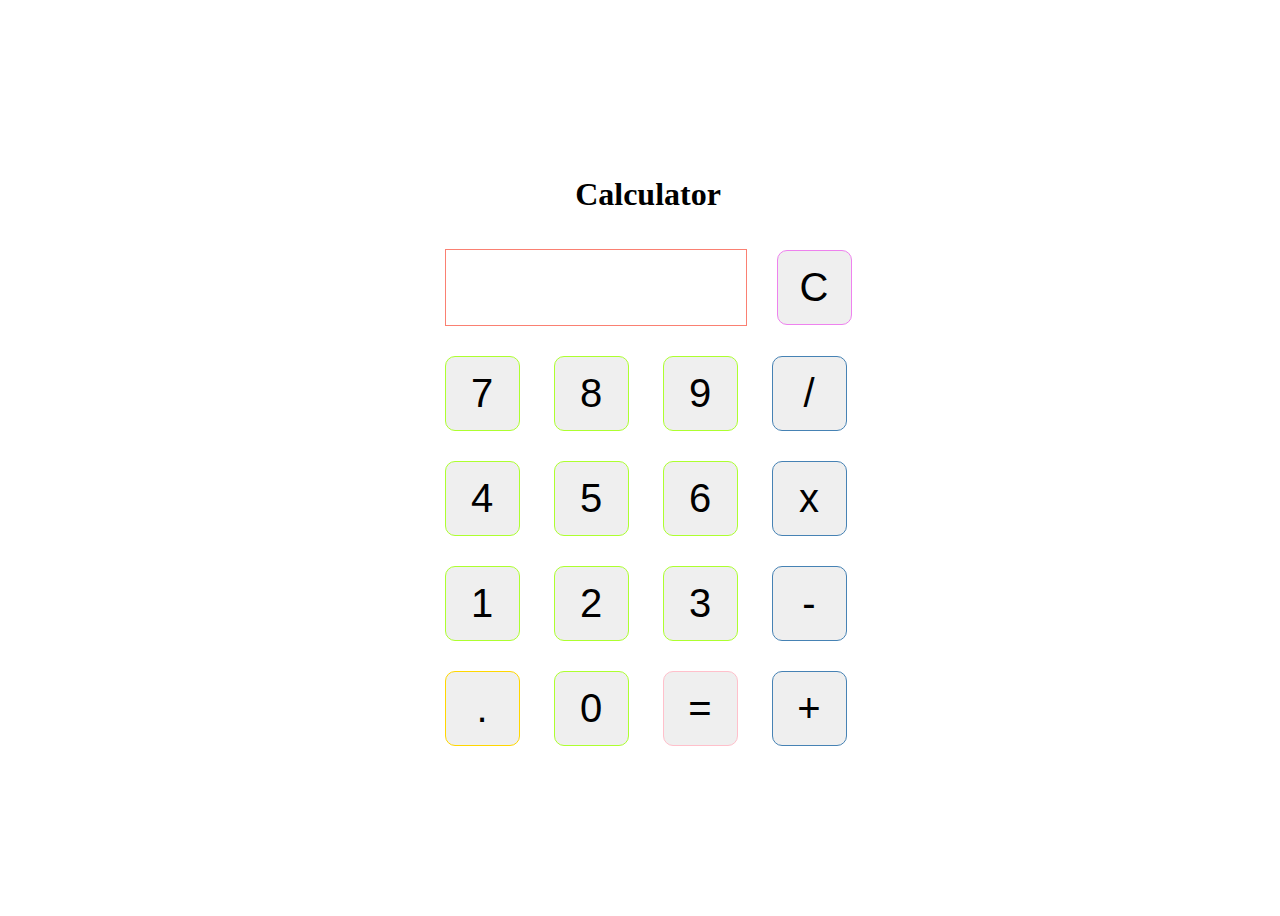
<file: task_list1/calculator/index.html>
<!DOCTYPE html>
<html lang="en">
<head>
    <meta charset="UTF-8">
    <meta http-equiv="X-UA-Compatible" content="IE=edge">
    <meta name="viewport" content="width=device-width, initial-scale=1.0">
    <title>Basic Calculator</title>
    <link rel="stylesheet" href="./style.css">
</head>
<body>
    <h1>Calculator</h1>


        <div class="calculator">



            <div class="first-row">
                <div id="screen">
                    <div class="previous"></div>
                    <div class="current"></div>
                </div>
                <button id="clear-btn" class="btn">C</button>
            </div>


            <div class="other-rows">
                <button class="btn number">7</button>
                <button class="btn number">8</button>
                <button class="btn number">9</button>
                <button class="btn operator">/</button>
            </div>


            <div class="other-rows">
                <button class="btn number">4</button>
                <button class="btn number">5</button>
                <button class="btn number">6</button>
                <button class="btn operator">x</button>
            </div>


            <div class="other-rows">
                <button class="btn number">1</button>
                <button class="btn number">2</button>
                <button class="btn number">3</button>
                <button class="btn operator">-</button>
            </div>


            <div class="other-rows">
                <button class="btn decimal">.</button>
                <button class="btn number">0</button>
                <button class="btn equal">=</button>
                <button class="btn operator">+</button>
            </div>

        </div>

        <script>
            let operator = '';
let previousValue = '';
let currentValue = '';

document.addEventListener("DOMContentLoaded", function(){
    
    let clear = document.querySelector("#clear-btn");
    let equal = document.querySelector(".equal");
    let decimal = document.querySelector(".decimal");
    
    let numbers = document.querySelectorAll(".number");
    let operators = document.querySelectorAll(".operator");

    let previousScreen = document.querySelector(".previous");
    let currentScreen = document.querySelector(".current");

    numbers.forEach((number) => number.addEventListener("click", function(e){
        handleNumber(e.target.textContent)
        currentScreen.textContent = currentValue;
    }))

    operators.forEach((op) => op.addEventListener("click", function(e){
        handleOperator(e.target.textContent)
        previousScreen.textContent = previousValue + " " + operator;
        currentScreen.textContent = currentValue;
    }))

    clear.addEventListener("click", function(){
        previousValue = '';
        currentValue = '';
        operator = '';
        previousScreen.textContent = currentValue;
        currentScreen.textContent = currentValue;
    })

    equal.addEventListener("click", function(){
        if(currentValue != '' && previousValue != ''){
            calculate()
            previousScreen.textContent = '';
            if(previousValue.length <= 5){
                currentScreen.textContent = previousValue;
            } 
            else{
                currentScreen.textContent = previousValue.slice(0,5) + "...";
            }
        }
    })

    decimal.addEventListener("click", function(){
        addDecimal();
    })
})




function handleNumber(num){
    if(currentValue.length <= 5){
        currentValue += num; 
    }
}



function handleOperator(op){
    operator = op;
    previousValue = currentValue;
    currentValue = '';
}



function calculate(){
    previousValue = Number(previousValue);
    currentValue = Number(currentValue);

    if(operator === "+"){
        previousValue += currentValue;
    } else if(operator === "-"){
        previousValue -= currentValue;
    } else if(operator === "x"){
        previousValue *= currentValue;
    } else{
        previousValue /= currentValue;
    }

    previousValue = roundNumber(previousValue);
    previousValue = previousValue.toString();
    currentValue = previousValue.toString();
}



function roundNumber(num){
    return Math.round(num * 1000) / 1000;
}



function addDecimal(){
    if(!currentValue.includes(".")){
        currentValue += '.';
    }
}
        </script>
</body>
</html>
</file>
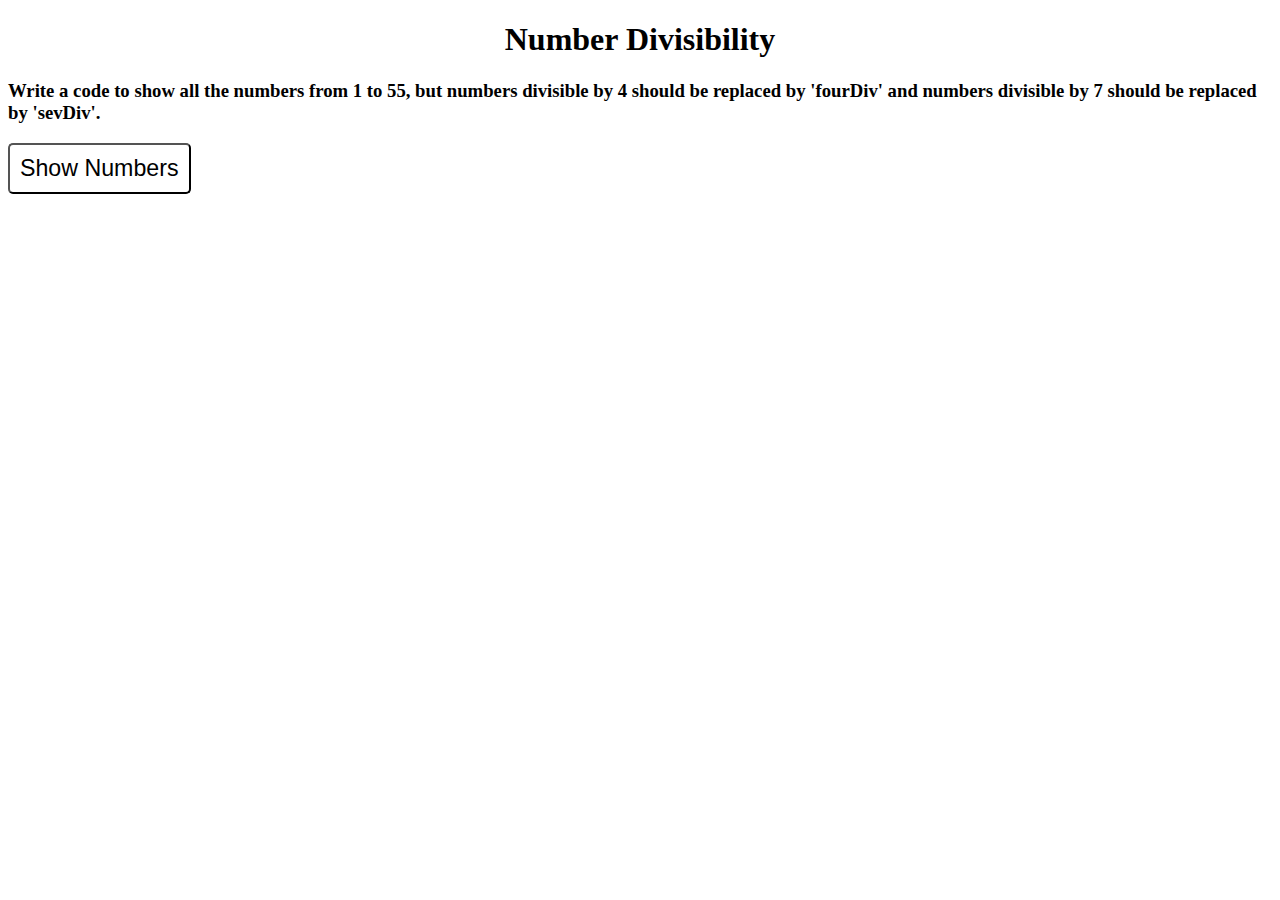
<file: task_list1/Number Divisibility/index.html>
<!DOCTYPE html>
<html lang="en">

<head>
    <meta charset="UTF-8">
    <meta http-equiv="X-UA-Compatible" content="IE=edge">
    <meta name="viewport" content="width=device-width, initial-scale=1.0">
    <title>Find</title>
    <style>
p{
    font-size: 500;
    font-family: Arial, Helvetica, sans-serif;
    font-style: italic;
    font-weight: bold;
}

button{
    font-size: 1.45rem;
    background-color: white;
    color: black;
    /* border: 2px solid green; */
    border-radius: 5px;
    padding: 10px;
}
button:hover{
    background-color: black;
    color: white;
    /* border: 2px solid red; */
    border-radius: 5px;
}
    </style>
</head>

<body>
    <center> <h1>Number Divisibility</h1> </center>
   
    <h3>Write a code to show all the numbers from 1 to 55, but numbers divisible by 4 should be replaced by 'fourDiv'
        and numbers divisible by 7 should be replaced by 'sevDiv'.</h3>
    <button onclick="showNum()">Show Numbers</button>
    <p id="output"></p>
    <script>
        function showNum() {
            for (let i = 1; i <= 55; i++) {
                if (i % 4 == 0) {
                    document.write("FourDiv <br>");
                }
                else if (i % 7 == 0) {
                    document.write("SevDiv <br>");
                }
                else {
                    document.write(i + "<br>");
                }
            }
        }
    </script>
</body>

</html>

</html>
</file>
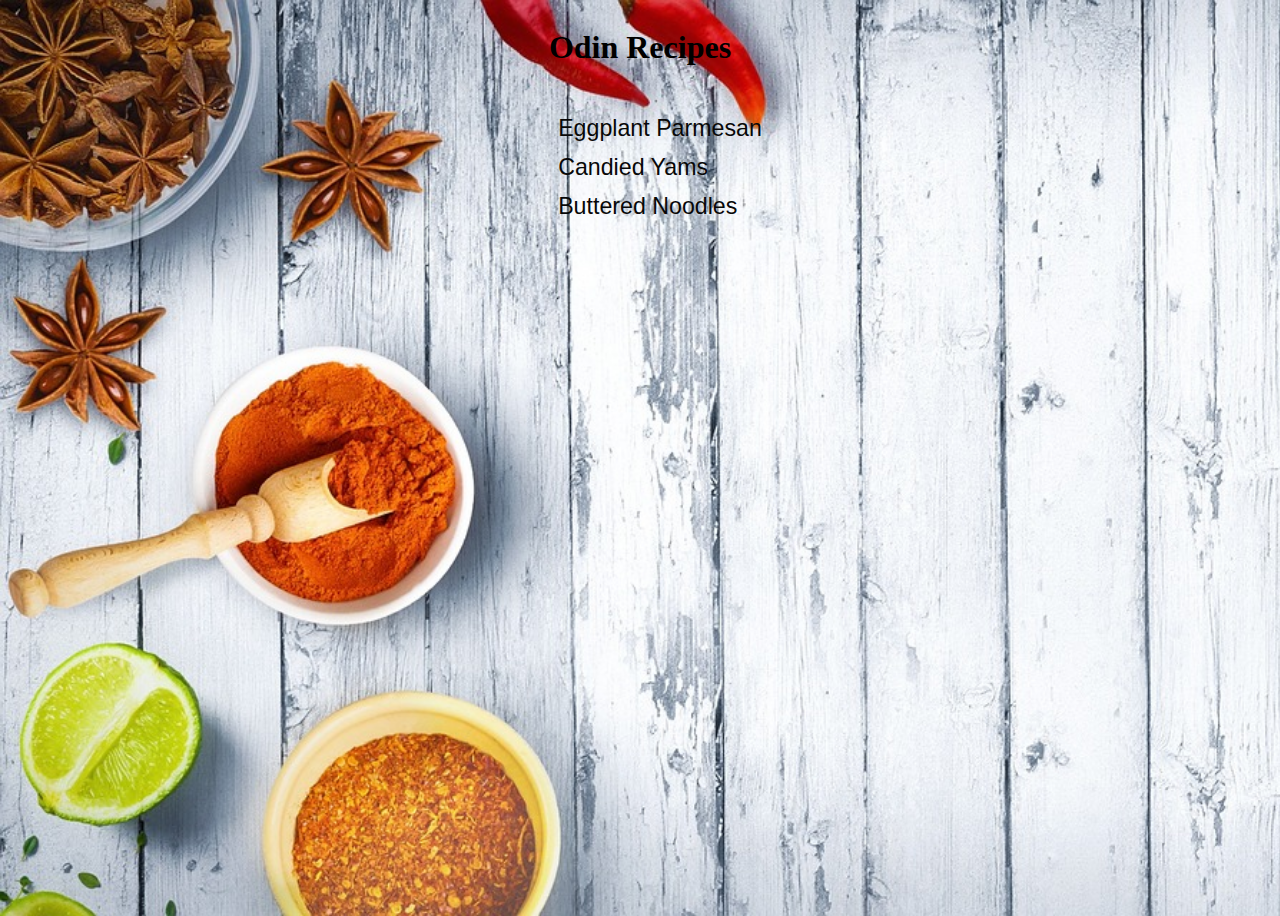
<file: task_list1/Recipes/index.html>
<!DOCTYPE html>
<html lang="en">

<head>
    <meta charset="UTF-8">
    <meta http-equiv="X-UA-Compatible" content="IE=edge">
    <meta name="viewport" content="width=device-width, initial-scale=1.0">
    <title>Odin Recipes Homepage</title>
    <style>
        .container{
            display: flex;
            justify-content: center;
            align-items: center;
            flex-direction: column;
        }
        li{
            list-style-type: none;
            margin: 10px;
            font-size: 1.25rem;
        }
        a{
            text-decoration: none;
            color:rgb(8, 8, 8);
        }
        body{
            background-image: url('./images/cooking.jpg');
            background-repeat: no-repeat;
            background-size: cover;
            height: 100vh;
        }
        button{
            background-color: transparent;
            font-size: 1.45rem;
           border: none;
        }
    </style>
</head>

<body>
    <div class="container">
    <h1>Odin Recipes</h1>
    <ul>
        <li><button><a href="./recipes/Eggplant_Parmesan.html">Eggplant Parmesan</a></button></li>
        <li><button><a href="./recipes/Candied_Yams.html">Candied Yams</a></button></li>
        <li><button><a href="./recipes/Buttered_Noodles.html">Buttered Noodles</a></button></li>
    </ul>
</div>

</body>

</html>
</file>
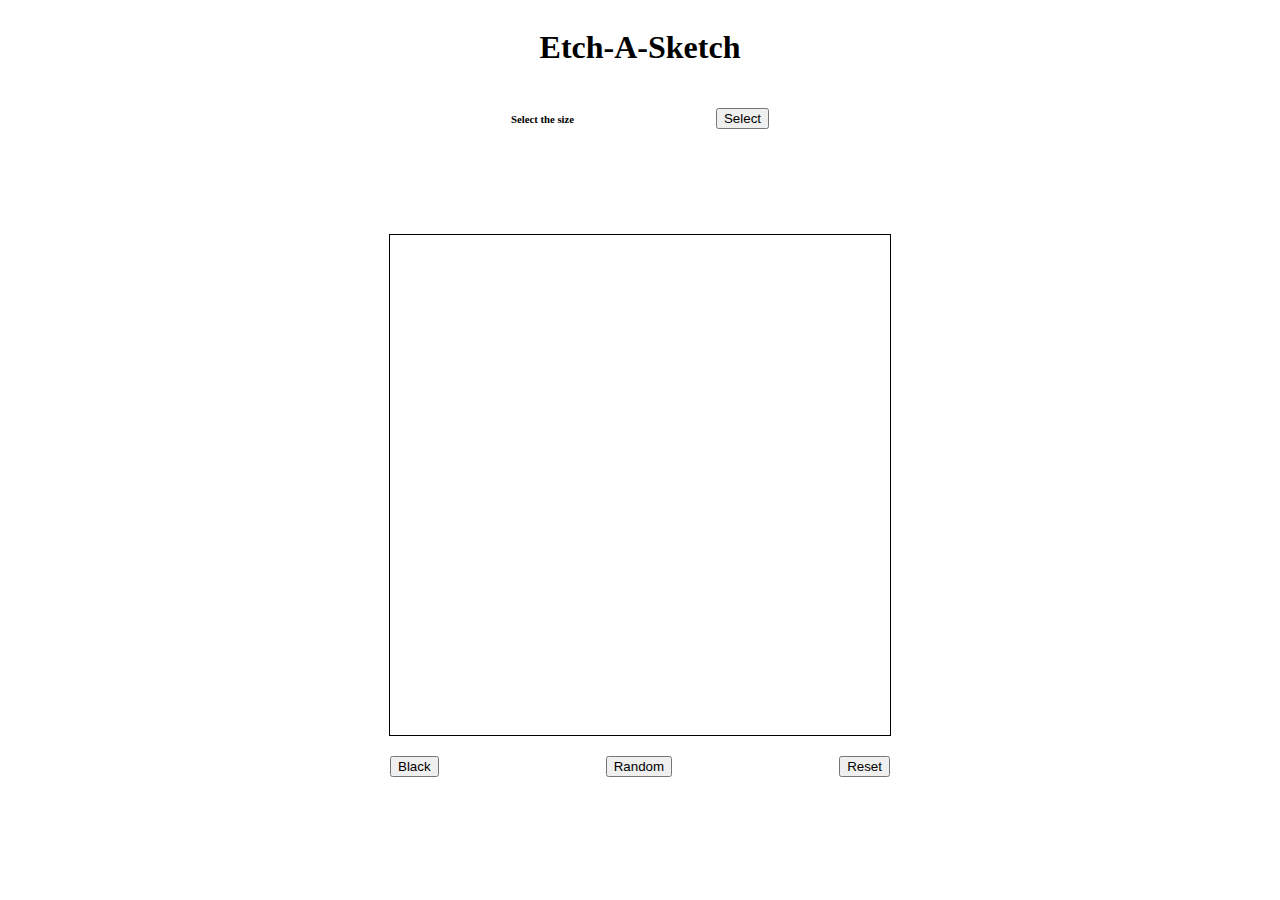
<file: task_list1/sketch/index.html>
<!DOCTYPE html>
<html lang="en">
<head>
    <meta charset="UTF-8">
    <meta http-equiv="X-UA-Compatible" content="IE=edge">
    <meta name="viewport" content="width=device-width, initial-scale=1.0">
    <title>Sketch</title>
    <link rel="stylesheet" href="./style.css">
</head>
<body>
    <h1>Etch-A-Sketch</h1>
    <div class="header">
        <h6>Select the size</h6>
        <button id="popup" class="btn btn-danger">Select</button>
    </div>
    <p id="message"></p>
    <p id="draw"></p>
    <div class="board"></div>
    <div class="footer">
        <button class="btn btn-dark" onclick="setColor('black')">Black</button>
        <button class="btn btn-warning" onclick="setColor('random')">Random</button>
        <button class="btn btn-primary" onclick="resetBoard()">Reset</button>
    </div>

    <script>
        let color = "black";
let click = false;

document.addEventListener("DOMContentLoaded", function(){
    createBoard(16);

    document.querySelector("body").addEventListener("click", function(e){
        if(e.target.tagName != "BUTTON"){
            click = !click;
            let draw = document.querySelector("#draw");
            if(click){
                draw.innerHTML = "Now You Can Draw";
            }
            else{
                draw.innerHTML = "You're Now Allowed To Draw"
            }
        }
    })

    let btn_popup = document.querySelector("#popup");
    btn_popup.addEventListener("click", function(){
        let size = getSize();
        createBoard(size);
    })
})

function createBoard(size){
    let board = document.querySelector(".board");

    board.style.gridTemplateColumns = `repeat(${size}, 1fr)`;
    board.style.gridTemplateRows = `repeat(${size}, 1fr)`; 

    let numDivs = size * size;

    for(let i = 0; i < numDivs; i++){
        let div = document.createElement("div");
        div.addEventListener("mouseover", colorDiv)
        board.insertAdjacentElement("beforeend", div);
    }

}

function getSize(){
    let input = prompt("What will be the size of the board?");
    let message = document.querySelector("#message");
    if(input == ""){
        message.innerHTML = "Please provide a number";
    }
    else if(input < 0 || input > 100){
        message.innerHTML = "Provide a number between 1 and 100"
    }
    else{
        message.innerHTML = "Now you play!"
        return input;
    }
}

function colorDiv(){
    if(click){
        if(color == "random"){
            this.style.backgroundColor = `hsl(${Math.random() * 360}, 100%, 50%)`
        }
        else{
            this.style.backgroundColor = 'black'
        }
    }
}

function setColor(colorChoice){
    color = colorChoice;
}

function resetBoard(){
    let divs = document.querySelectorAll("div")
    divs.forEach((div) => div.style.backgroundColor = "white")
}
    </script>
</body>
</html>
</file>
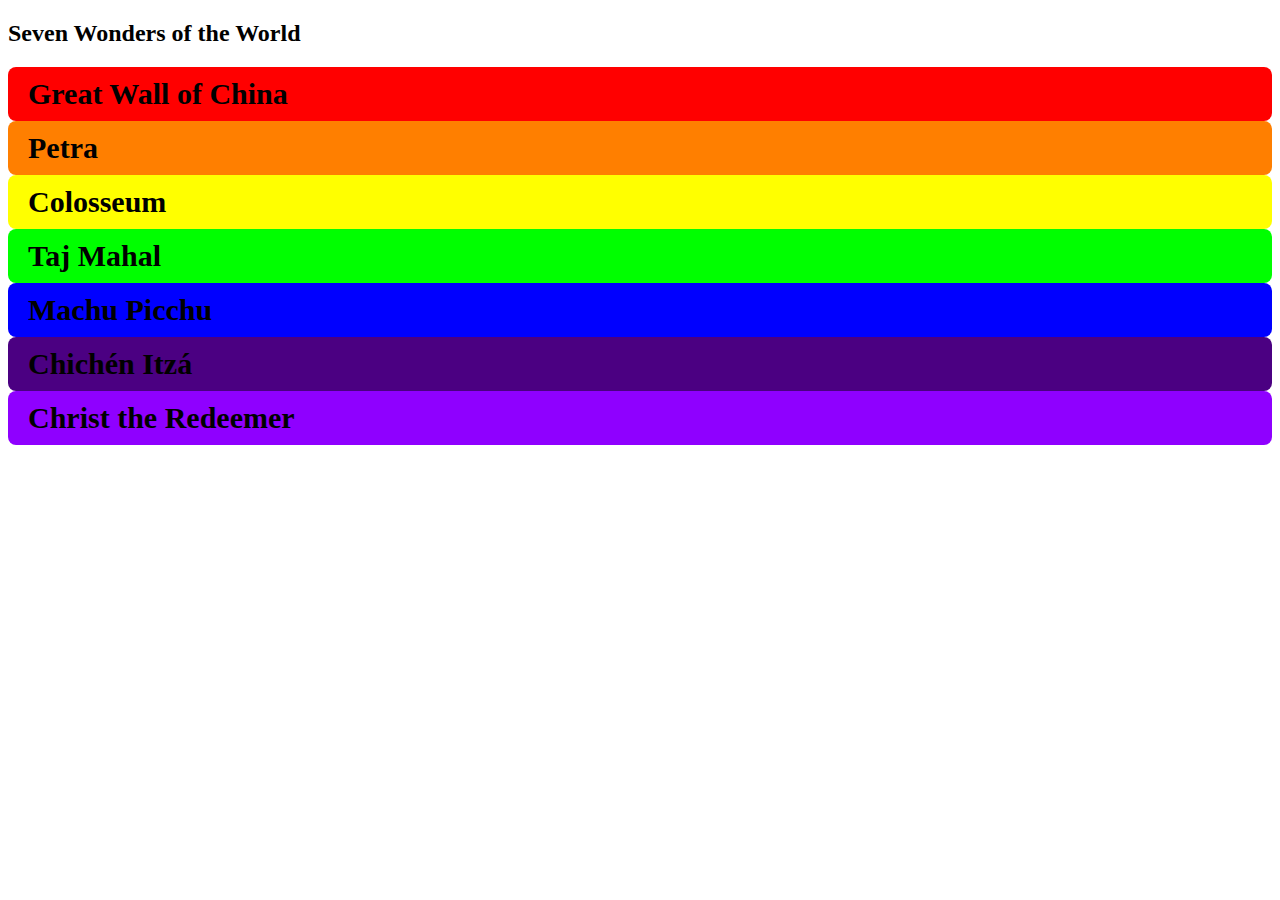
<file: task_list1/VIBGYOR/index.html>
<!DOCTYPE html>
<html lang="en">
<head>
    <meta charset="UTF-8">
    <meta http-equiv="X-UA-Compatible" content="IE=edge">
    <meta name="viewport" content="width=device-width, initial-scale=1.0">
    <title>History</title>
    <style>
        ol {
          list-style-type: none;
          padding: 0;
          margin: 0;
        }
  
        li {
          font-size: 30px;
          font-weight: bold;
          padding: 10px 20px;
          border-radius: 8px;
          color: black;
        }
  
        li:nth-child(1) {
          background-color: #FF0000;
        }
  
        li:nth-child(2) {
          background-color: #FF7F00;
        }
  
        li:nth-child(3) {
          background-color: #FFFF00;
        }
  
        li:nth-child(4) {
          background-color: #00FF00;
        }
  
        li:nth-child(5) {
          background-color: #0000FF;
        }
  
        li:nth-child(6) {
          background-color: #4B0082;
        }

        li:nth-child(7) {
          background-color: #8F00FF;
        }

          </style>
</head>
<body>
    <h2> Seven Wonders of the World</h2>
    <ol>
        <li>Great Wall of China</li>
        <li>Petra</li>
        <li>Colosseum</li>
        <li>Taj Mahal</li>
        <li>Machu Picchu</li>
        <li>Chichén Itzá</li>
        <li>Christ the Redeemer</li>
    </ol>
</body>
</html>
</file>
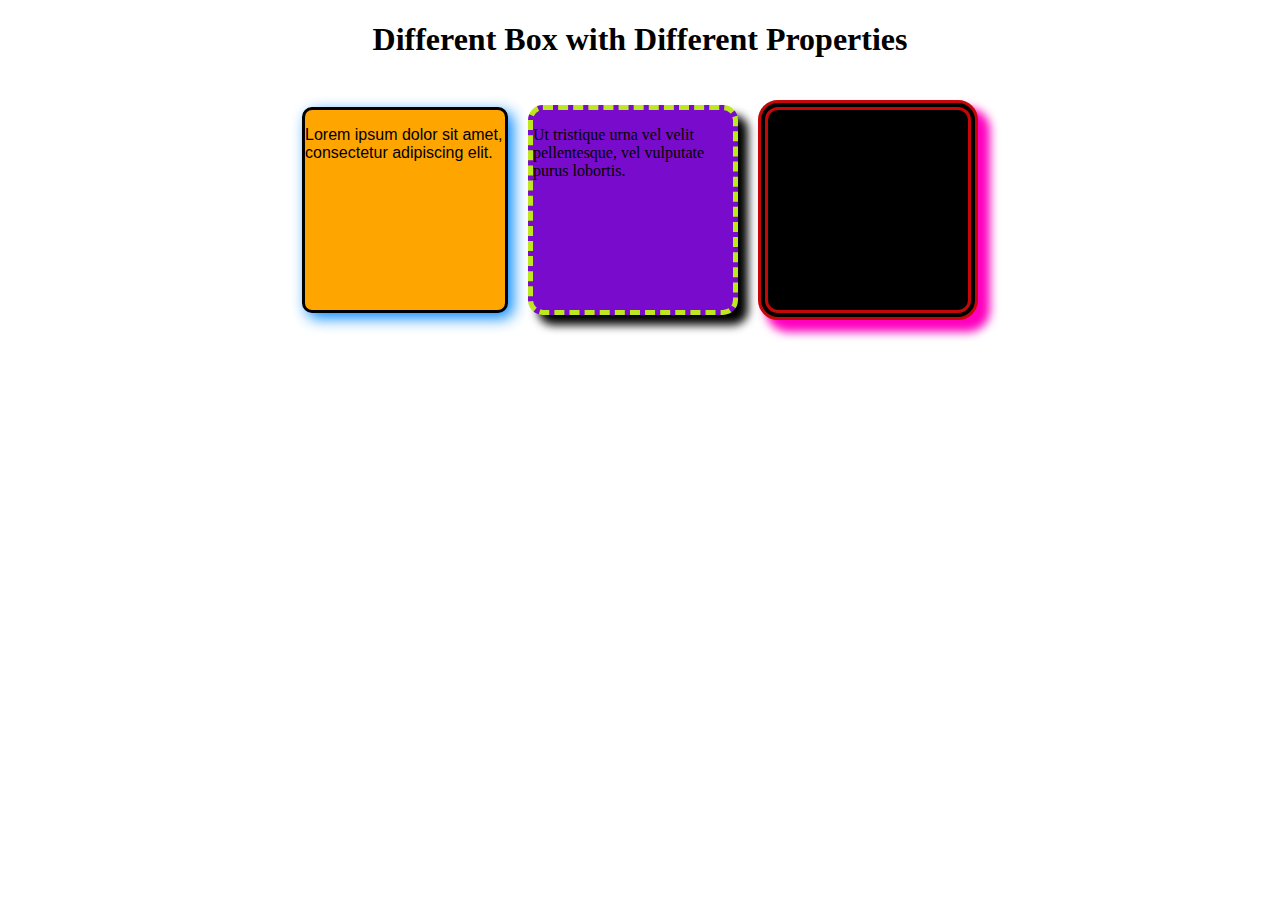
<file: task_list2/Multiple-Boxes/index.html>
<!-- //firstly we created a parent div 
//inside parent div we create 3 child div with different ID's
//after that we target the different div by its ID's inside style element 
//then according to questions we make the every div with different border,background,border-radius,box shadows,text and hovering.  -->




<!DOCTYPE html>
<html lang="en">

<head>
    <meta charset="UTF-8">
    <meta http-equiv="X-UA-Compatible" content="IE=edge">
    <meta name="viewport" content="width=device-width, initial-scale=1.0">
    <title>Document</title>
    <style>
        .container{
            display: flex;
            flex-direction: row;
            justify-content: center;
            align-items: center;
            padding: 20px;
            
        }
        #box1 {
            width: 200px;
            height: 200px;
            background-color: orange;
            border: 3px solid #000000;
            border-radius: 10px;
            box-shadow: 5px 5px 15px  #0088FF;
            font-family: sans-serif;
            margin-right: 20px;
           
        }

        #box1:hover {
            background-color: #26de95;
            font-size: 20px;
        }

        #box2 {
            width: 200px;
            height: 200px;
            background-color: #790ccc;
            border: 5px dashed #bfe71f;
            border-radius: 15px;
            box-shadow: 10px 10px 10px #000000;
            font-family: serif;
            margin-right: 20px;
        }

        #box2:hover {
            background-color: #15bfe9;
            font-size: 20px;
        }

        #box3 {
            width: 200px;
            height: 200px;
            background-color: #000000;
            border: 10px double #c40808;
            border-radius: 20px;
            box-shadow: 10px 10px 10px 2px #FF00BF;
            font-family: cursive;
        }

        #box3:hover {
            background-color: #efe0eb;
            font-size: 20px;
        }
    </style>
</head>

<body>
    <center><h1>Different Box with Different  Properties</h1></center>
    
    <div class="container">
        <div id="box1">
            <p>Lorem ipsum dolor sit amet, consectetur adipiscing elit.</p>
        </div>
        <div id="box2">
            <p>Ut tristique urna vel velit pellentesque, vel vulputate purus lobortis.</p>
        </div>
        <div id="box3">
            <p>Aenean velit tortor, consectetur sit amet lacus sed, congue aliquet quam.</p>
        </div>
    </div>
</body>

</html>
</file>
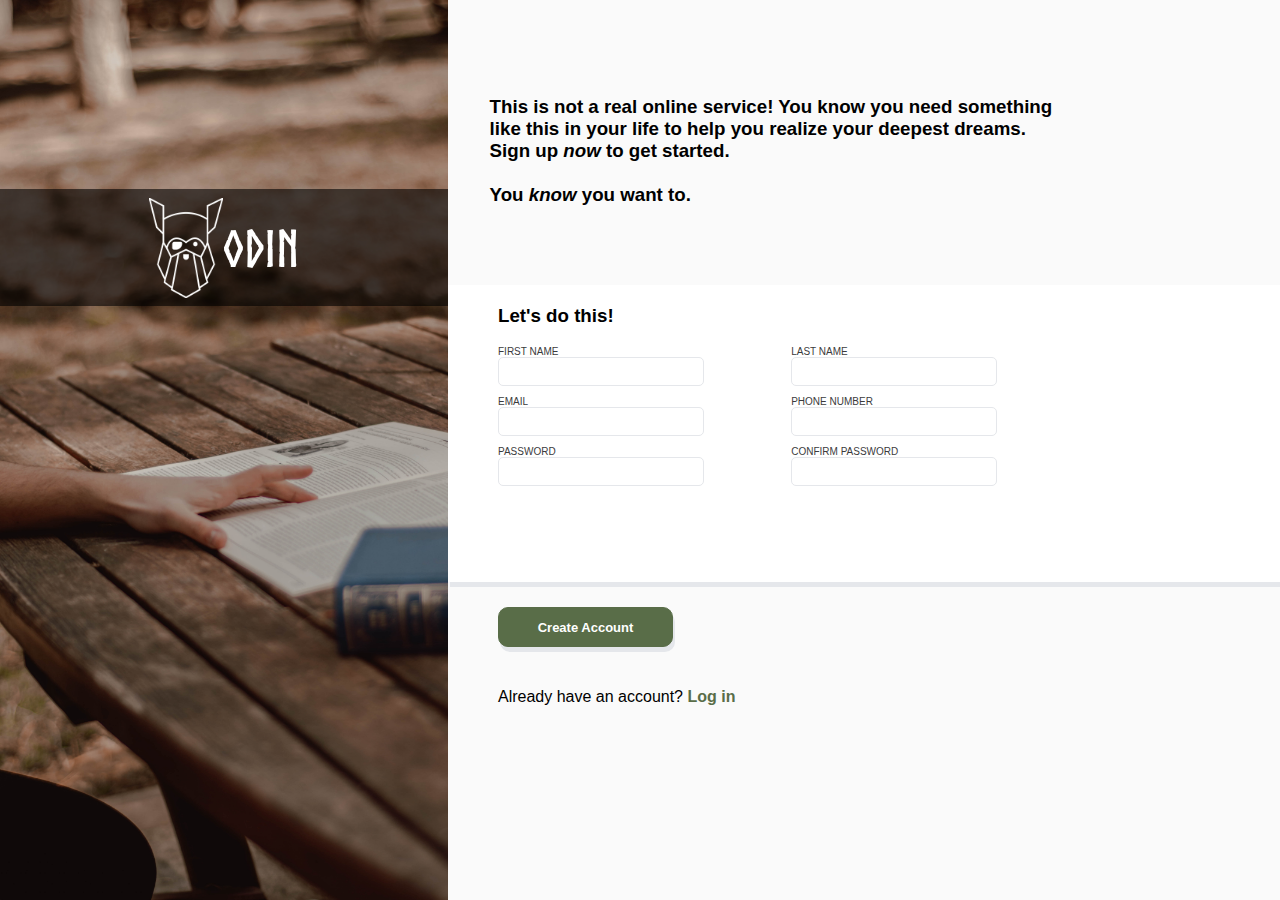
<file: task_list2/SignUp-Form/index.html>
<!DOCTYPE html>
<html>
  <head>
    <title>Sign-Up Form</title>
    <link rel="stylesheet" href="style.css" />
    <script src="main.js"></script>
  </head>
  <body>
    <div class="main">
      <div class="left">


        <div class="forImage">
          <div class="semi-transparent">
            <img src="./image/logo.png" alt="Odin Logo" height="100px" />
            <h1>ODIN</h1>
          </div>
        </div>


        <!-- <div class="forFooter">
          <p class="p-footer">
            
            <a class="a-footer" href="https://unsplash.com/photos/25xggax4bSA"
              >Halie West</a
            >
            on <a class="a-footer" href="unsplash.com">Unsplash</a>
          </p>
        </div> -->

      </div>


      <div class="right">
        <div class="first">
          <h3>
            This is not a real online service! You know you need something
            <br />
            like this in your life to help you realize your deepest dreams.
            <br />
            Sign up <em>now</em> to get started. <br /><br />
            You <em>know</em> you want to.
          </h3>
        </div>



        <form>
          <div class="second">
            <h3 style="margin-left: 50px; padding-top: 20px">Let's do this!</h3>

            <div class="form-main-div">

              <div class="form-divs">

                <div class="form-div">
                  <label for="firstName">FIRST NAME</label>
                  <input type="text" id="firstName" name="first_name" required/>
                </div>

                <div class="form-div">
                  <label for="email">EMAIL</label>
                  <input type="email" id="email" name="email" required/>
                </div>

                <div class="form-div">
                  <label for="password">PASSWORD</label>
                  <input type="password" id="password" name="password" required  />
                </div>

              </div>

              <div class="form-divs">

                <div class="form-div">
                  <label for="lastName">LAST NAME</label>
                  <input type="text" id="lastName" name="last_name" required/>
                </div>

                <div class="form-div">
                  <label for="phoneNumber">PHONE NUMBER</label>
                  <input type="tel" id="phoneNumber" name="phoneNumber" required />
                </div>

                <div class="form-div">
                  <label for="confirmPassword">CONFIRM PASSWORD</label>
                  <input type="password" id="confirmPassword" name="confirmPassword" required />
                </div>

              </div>

            </div>

          </div>

          <div class="third">
            <button type="submit" class="btn-green">Create Account</button>
          </div>

        </form>

        <div class="hyperlink">
          <p>Already have an account? <a class="login" href="">Log in</a></p>
        </div>

      </div>

    </div>

  </body>
</html>
</file>
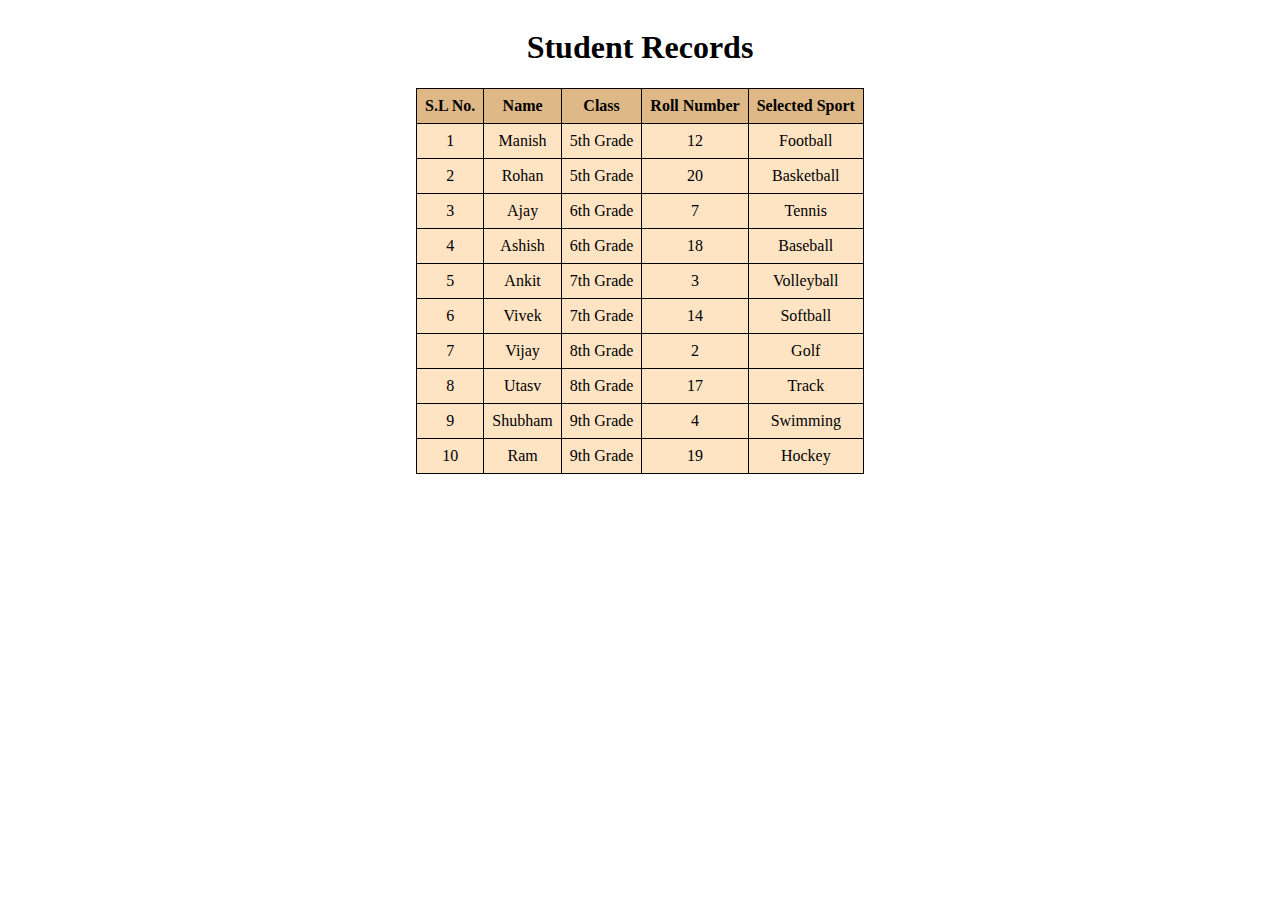
<file: task_list2/Student-Table/index.html>
<!-- //First of all we have to create a table 
//then create headings for the table within the <tr> tag
  //then writting the data in <td> tag which is also in <tr> tag one by one -->




<!DOCTYPE html>
<html lang="en">

<head>
  <meta charset="UTF-8">
  <meta http-equiv="X-UA-Compatible" content="IE=edge">
  <meta name="viewport" content="width=device-width, initial-scale=1.0">
  <title>Document</title>
  <style>
    table,
    th,
    td {
      border: 1px solid black;
      border-collapse: collapse;
      padding: 8px;
      text-align: center;
    }
    .container{
      display: flex;
      flex-direction: column;
      justify-content: center;
      align-items: center;
    }
    th{
      background-color: burlywood;
    }
    table{
      background-color: bisque;
    }
  </style>
</head>

<body>
  <div class="container">
    <h1>Student Records</h1>
    <table>
      <tr>
        <th>S.L No.</th>
        <th>Name</th>
        <th>Class</th>
        <th>Roll Number</th>
        <th>Selected Sport</th>
      </tr>
      <tr>
        <td>1</td>
        <td>Manish</td>
        <td>5th Grade</td>
        <td>12</td>
        <td>Football</td>
      </tr>
      <tr>
        <td>2</td>
        <td>Rohan</td>
        <td>5th Grade</td>
        <td>20</td>
        <td>Basketball</td>
      </tr>
      <tr>
        <td>3</td>
        <td>Ajay</td>
        <td>6th Grade</td>
        <td>7</td>
        <td>Tennis</td>
      </tr>
      <tr>
        <td>4</td>
        <td>Ashish</td>
        <td>6th Grade</td>
        <td>18</td>
        <td>Baseball</td>
      </tr>
      <tr>
        <td>5</td>
        <td>Ankit</td>
        <td>7th Grade</td>
        <td>3</td>
        <td>Volleyball</td>
      </tr>
      <tr>
        <td>6</td>
        <td>Vivek</td>
        <td>7th Grade</td>
        <td>14</td>
        <td>Softball</td>
      </tr>
      <tr>
        <td>7</td>
        <td>Vijay</td>
        <td>8th Grade</td>
        <td>2</td>
        <td>Golf</td>
      </tr>
      <tr>
        <td>8</td>
        <td>Utasv</td>
        <td>8th Grade</td>
        <td>17</td>
        <td>Track</td>
      </tr>
      <tr>
        <td>9</td>
        <td>Shubham</td>
        <td>9th Grade</td>
        <td>4</td>
        <td>Swimming</td>
      </tr>
      <tr>
        <td>10</td>
        <td>Ram</td>
        <td>9th Grade</td>
        <td>19</td>
        <td>Hockey</td>
      </tr>
    </table>
  </div>
</body>

</html>
</file>
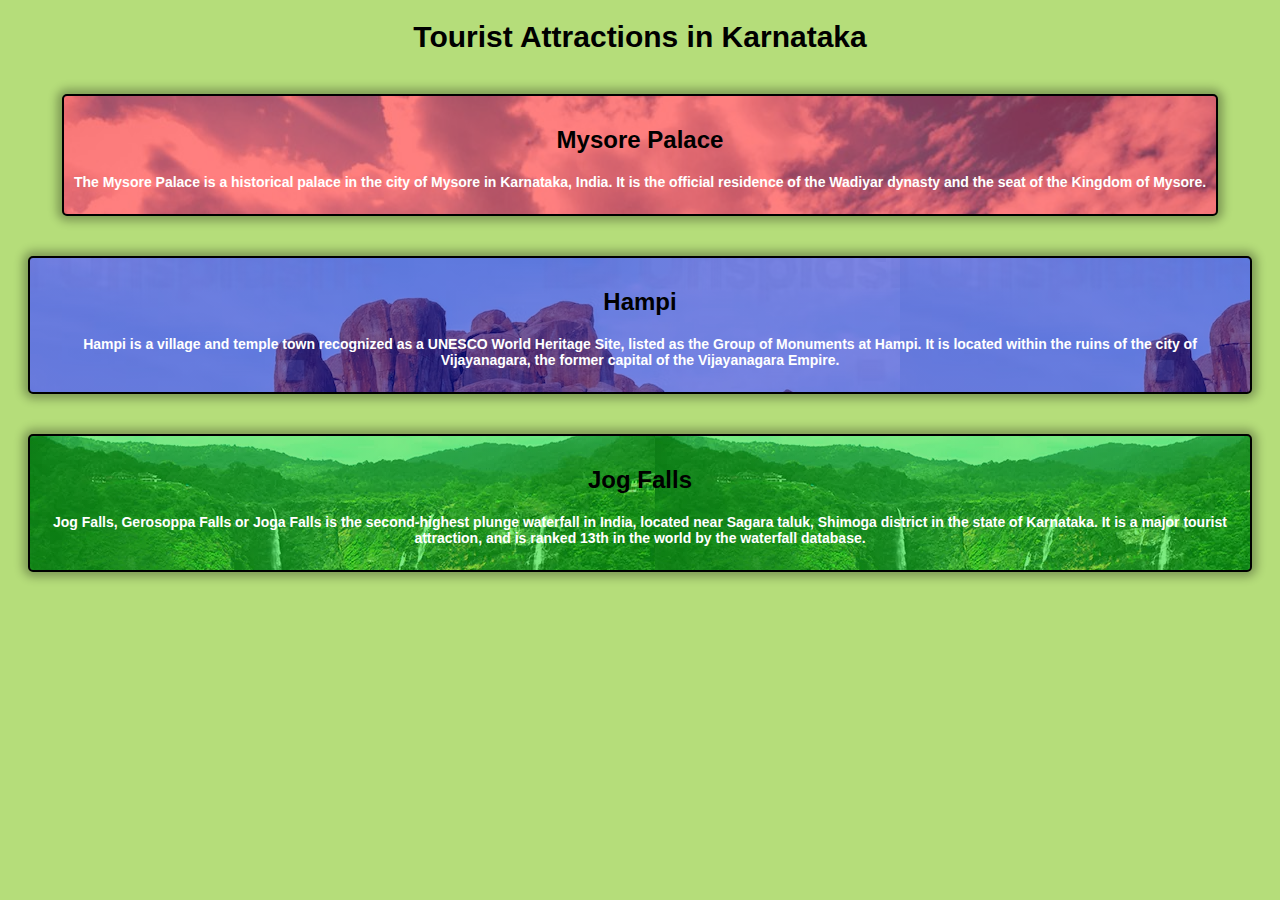
<file: task_list2/Tourist-Attractions/index.html>
<!DOCTYPE html>
<html lang="en">

<head>
  <meta charset="UTF-8">
  <meta http-equiv="X-UA-Compatible" content="IE=edge">
  <meta name="viewport" content="width=device-width, initial-scale=1.0">
  <title>Document</title>
  <style>
    body {
      font-family: sans-serif;
      text-align: center;
      background-color: rgb(181, 221, 122);
    }

    .box {
      display: inline-block;
      padding: 10px;
      border: 2px solid black;
      background-color: #fff;
      border-radius: 5px;
      box-shadow: 0px 0px 10px 5px rgba(0, 0, 0, 0.3);
      margin: 20px;
    }

    .box1 {
      background-image: 
      linear-gradient(
      rgba(255, 0, 0, 0.5),
      rgba(255, 0, 0, 0.5)
    ),url("./img/Mysore\ Palace.jpg")
    }

    .box2 {
      background-image: 
    linear-gradient(
      rgba(0, 15, 200, 0.5),
      rgba(0, 15, 200, 0.5)
    ),
    url("./img/Hampi2.avif")
    }

    .box3 {
      background-image: 
    linear-gradient(
      rgba(0, 215, 15, 0.5),
      rgba(0, 215, 15, 0.5)
    ),
    url("img/Jog-Falls.webp")
    }

    h1 {
      font-size: 30px;
      font-weight: bold;
    }

    p {
      font-size: 14px;
      margin-top: 0px;
      font-weight: 550;
      color: white;
    }
  </style>
</head>

<body>
  <h1>Tourist Attractions in Karnataka</h1>
  <div class="box box1">
    <h2>Mysore Palace</h2>
    <p>The Mysore Palace is a historical palace in the city of Mysore in Karnataka, India. It is the official residence
      of the Wadiyar dynasty and the seat of the Kingdom of Mysore.</p>
  </div>
  <div class="box box2">
    <h2>Hampi</h2>
    <p>Hampi is a village and temple town recognized as a UNESCO World Heritage Site, listed as the Group of Monuments
      at Hampi. It is located within the ruins of the city of Vijayanagara, the former capital of the Vijayanagara
      Empire.</p>
  </div>
  <div class="box box3">
    <h2>Jog Falls</h2>
    <p>Jog Falls, Gerosoppa Falls or Joga Falls is the second-highest plunge waterfall in India, located near Sagara
      taluk, Shimoga district in the state of Karnataka. It is a major tourist attraction, and is ranked 13th in the
      world by the waterfall database.</p>
  </div>
</body>

</html>
</file>
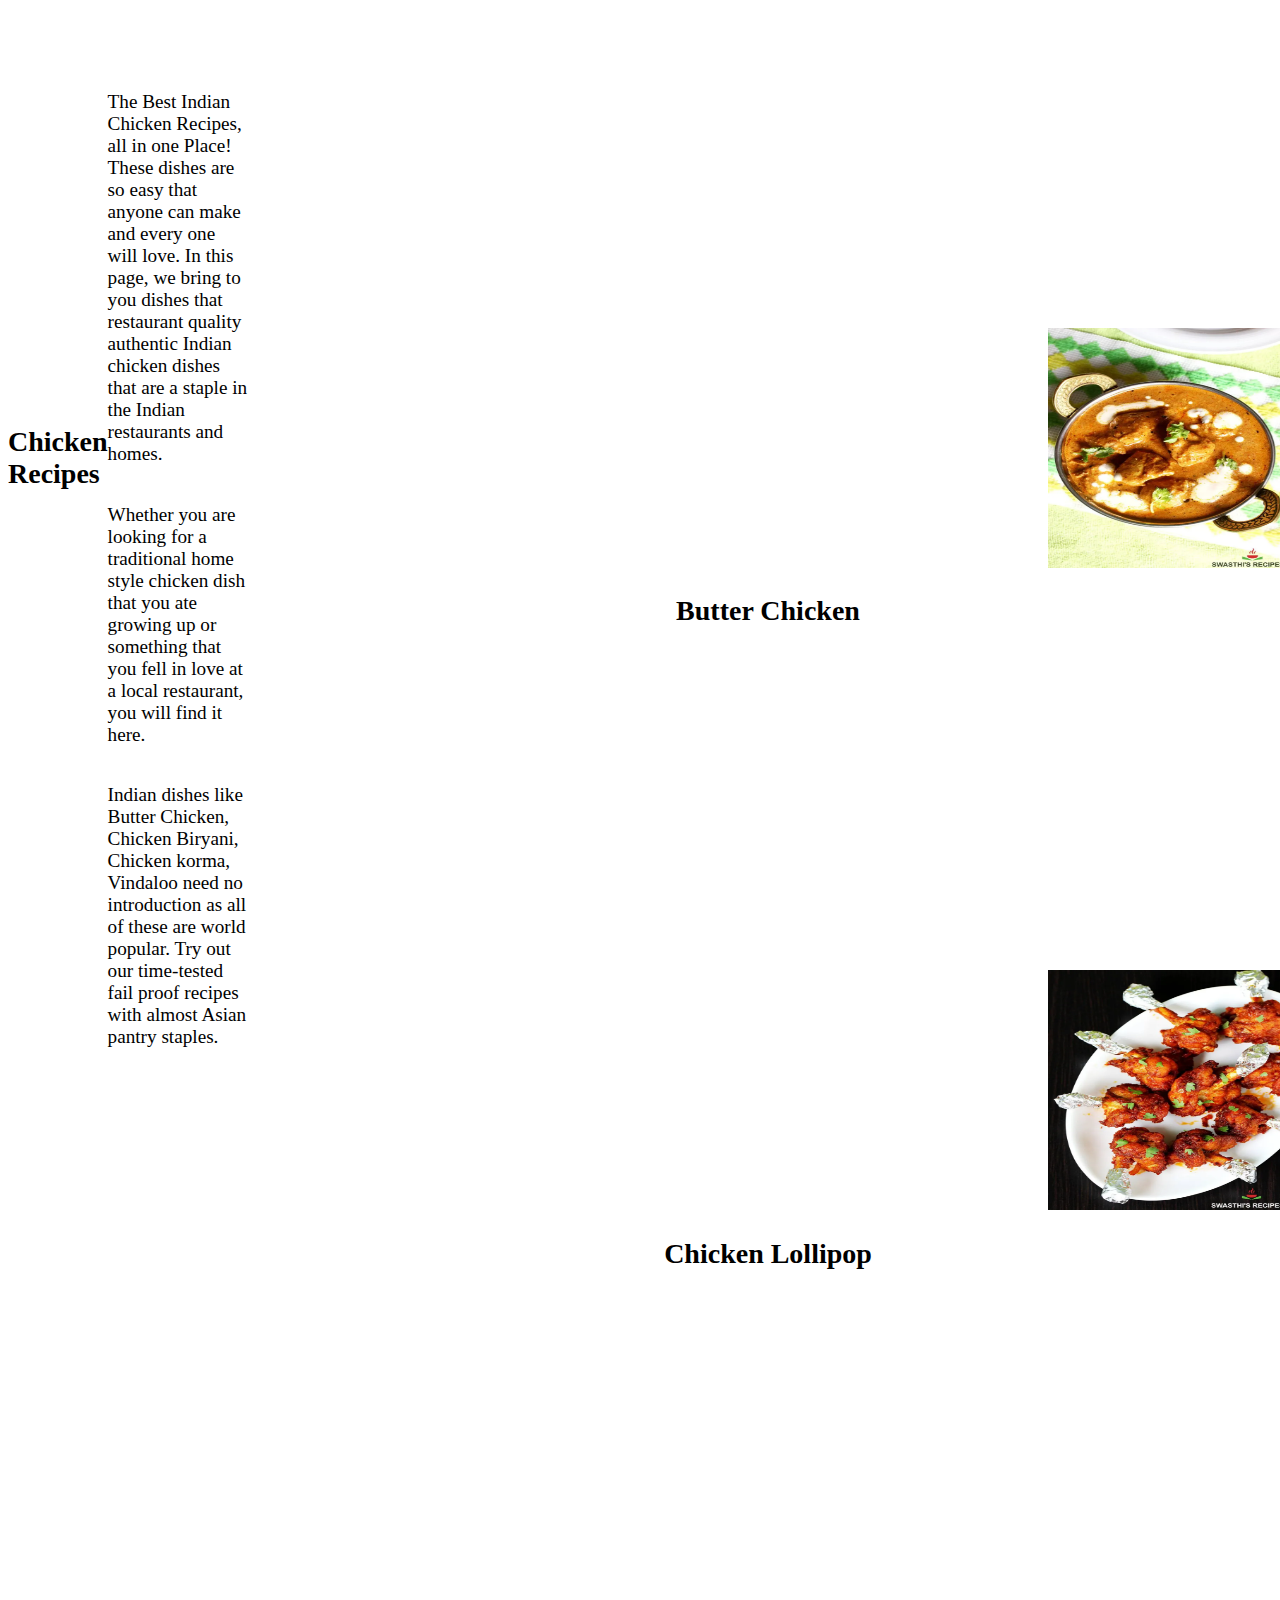
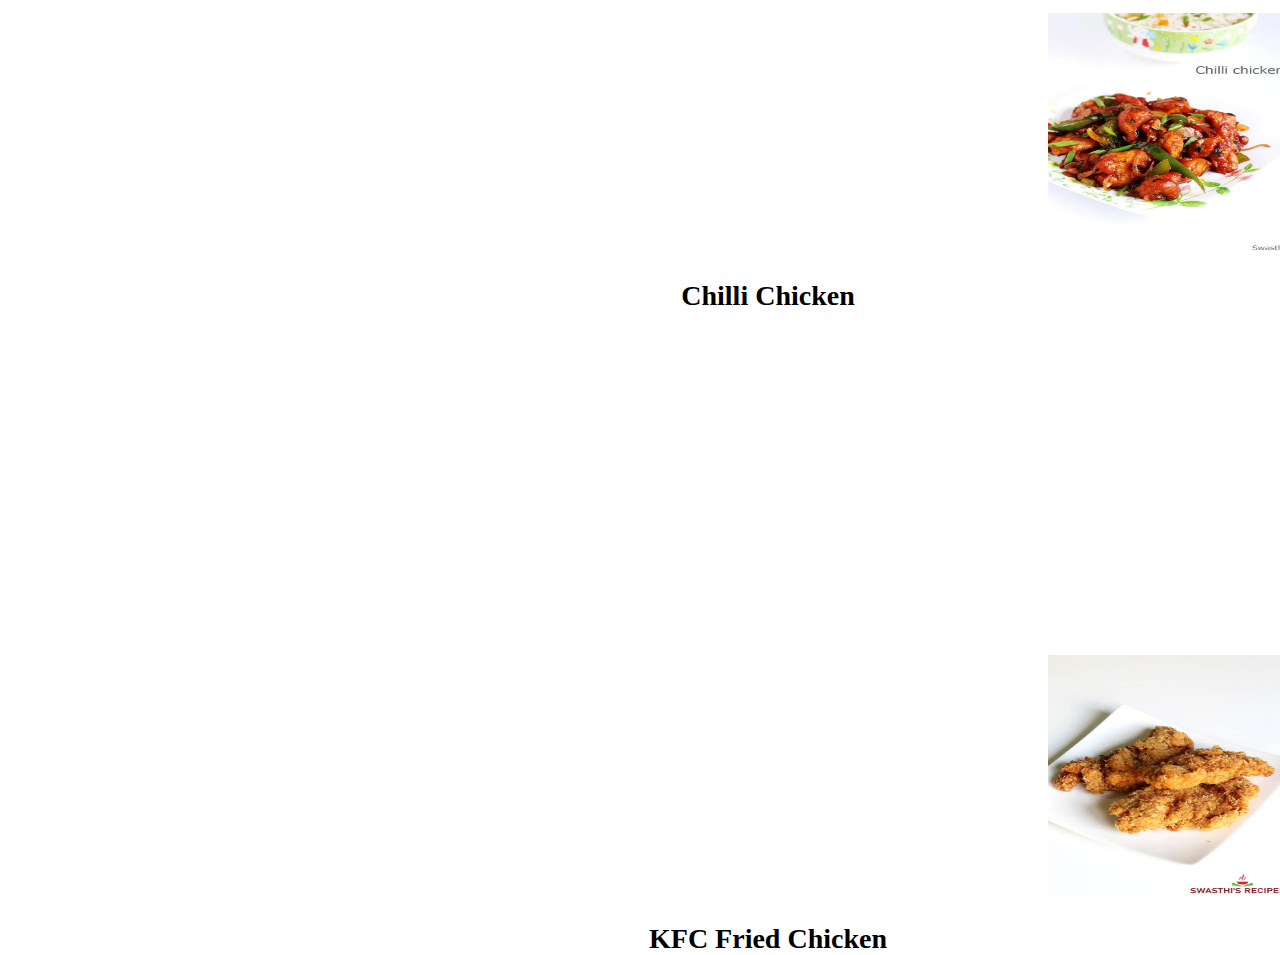
<file: task_list1/Landing Page/navLinks/about.html>
<!DOCTYPE html>
<html lang="en">
  <head>
    <meta charset="UTF-8" />
    <meta http-equiv="X-UA-Compatible" content="IE=edge" />
    <meta name="viewport" content="width=device-width, initial-scale=1.0" />
    <title>About</title>
    <style>
      .container {
        height: 100vh;
        width: 100vw;
        display: flex;
      }
      .container h2 {
        font-size: 1.75rem;
      }
      h2 {
        display: flex;
        justify-content: center;
        align-items: center;
      }
      .intro {
        width: 30%;
        height: 100%;
        padding-top: 5%;
        display: flex;
        flex-direction: column;
        justify-content: space-between;
        align-items: center;
      }
      .intro > p {
        font-size: 1.2rem;
      }
      .first .second .third .fourth {
        height: 50px;
        width: 50px;
        display: flex;
        justify-content: center;
        align-items: center;
      }
     .part1 img{
        width: 15rem;
        height: 15rem;
        padding-left: 50rem;
        margin-top: 20rem;
     }
      .part2 img{
        width: 15rem;
        height: 15rem;
        padding-left: 50rem;
        margin-top: 20rem;
      }
    </style>
  </head>
  <body>
    <div class="container">
      <h2>Chicken Recipes</h2>
      <div class="intro">
        <p>
          The Best Indian Chicken Recipes, all in one Place! These dishes are so
          easy that anyone can make and every one will love. In this page, we
          bring to you dishes that restaurant quality authentic Indian chicken
          dishes that are a staple in the Indian restaurants and homes.
        </p>
        <p>
          Whether you are looking for a traditional home style chicken dish that
          you ate growing up or something that you fell in love at a local
          restaurant, you will find it here.
        </p>
        <p>
          Indian dishes like Butter Chicken, Chicken Biryani, Chicken korma,
          Vindaloo need no introduction as all of these are world popular. Try
          out our time-tested fail proof recipes with almost Asian pantry
          staples.
        </p>
      </div>
      <div class="img">
        <div class="part1">
          <div class="first">
            <img src="./img/butter-chicken-680x1020.jpg.webp" alt="" />
            <h2>Butter Chicken</h2>
          </div>
          <div class="second">
            <img src="./img/chicken-lollipop-680x1020.jpg.webp" alt="" />
            <h2>Chicken Lollipop</h2>
          </div>
        </div>
        <div class="part2">
          <div class="third">
            <img src="./img/chilli-chicken-667x1000.jpg.webp" alt="" />
            <h2>Chilli Chicken</h2>
          </div>
          <div class="fourth">
            <img src="./img/kfc-fried-chicken.jpg.webp" alt="" />
            <h2>KFC Fried Chicken</h2>
          </div>
        </div>
      </div>
    </div>
  </body>
</html>
</file>
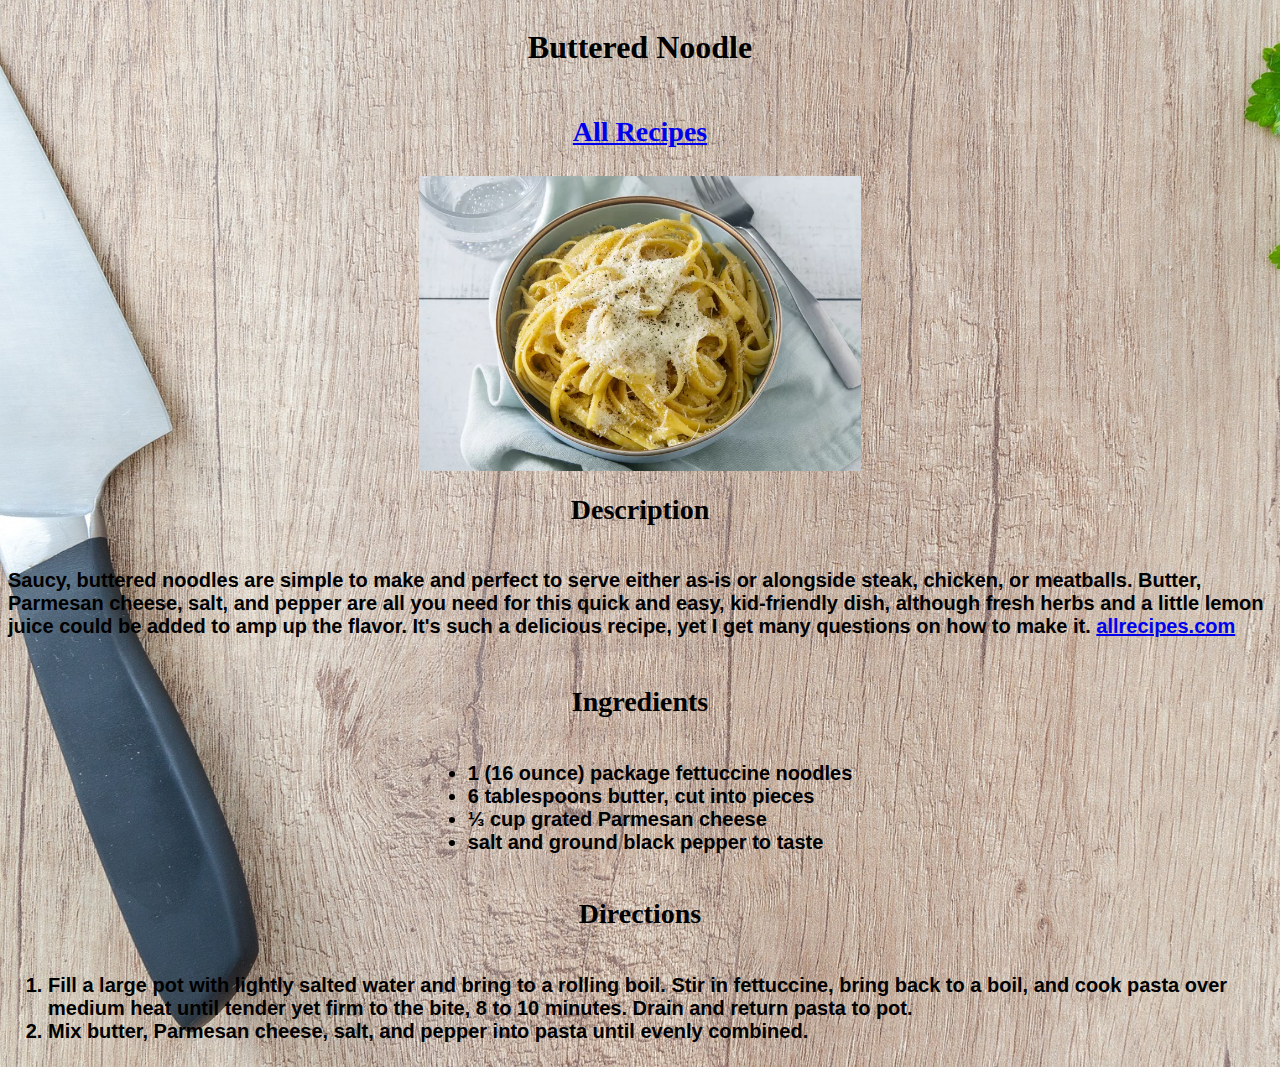
<file: task_list1/Recipes/recipes/Buttered_Noodles.html>
<!DOCTYPE html>
<html lang="en">

<head>
    <meta charset="UTF-8">
    <meta http-equiv="X-UA-Compatible" content="IE=edge">
    <meta name="viewport" content="width=device-width, initial-scale=1.0">
    <title>Buttered Noodles Recipe</title>
    <style>
        .container{
            display: flex;
            justify-content: center;
            align-items: center;
            flex-direction: column;
        }
        body{
            background-image: url('../images/cover.jpg');
            background-repeat: no-repeat;
            background-size: cover;
        }
        img{
            width: 35%;
            
        }
        .container>h2,h3{
            font-size: 1.75rem;
        }
        .container>p,li{
            font-size: 1.25rem;
            color: black;
            font-weight: bold;
            font-family: Arial, Helvetica, sans-serif;
        }
    </style>
</head>

<body>
    <div class="container">

        <h1>Buttered Noodle</h1>
        <h3><a href="../index.html">All Recipes</a></h3>
        <img src="../images/ButteredNoodles.jpg" alt="" width="400px">
        <h2>Description</h2>
        <p>Saucy, buttered noodles are simple to make and perfect to serve either as-is or alongside steak, chicken, or
            meatballs. Butter, Parmesan cheese, salt, and pepper are all you need for this quick and easy, kid-friendly
            dish, although fresh herbs and a little lemon juice could be added to amp up the flavor. It's such a delicious
            recipe, yet I get many questions on how to make it. <a
            href="https://www.allrecipes.com/recipe/244458/buttered-noodles/"> allrecipes.com</a></p>
            <h3>Ingredients</h3>
            <ul>
                <li>1 (16 ounce) package fettuccine noodles</li>
                <li>6 tablespoons butter, cut into pieces</li>
                <li>⅓ cup grated Parmesan cheese</li>
                <li>salt and ground black pepper to taste</li>
            </ul>
            <h3>Directions</h3>
            <ol>
                <li>Fill a large pot with lightly salted water and bring to a rolling boil. Stir in fettuccine, bring back to a
                    boil, and cook pasta over medium heat until tender yet firm to the bite, 8 to 10 minutes. Drain and return
                    pasta to pot.</li>
                    <li>Mix butter, Parmesan cheese, salt, and pepper into pasta until evenly combined.</li>
                </ol>
            </div>
</body>

</html>
</file>
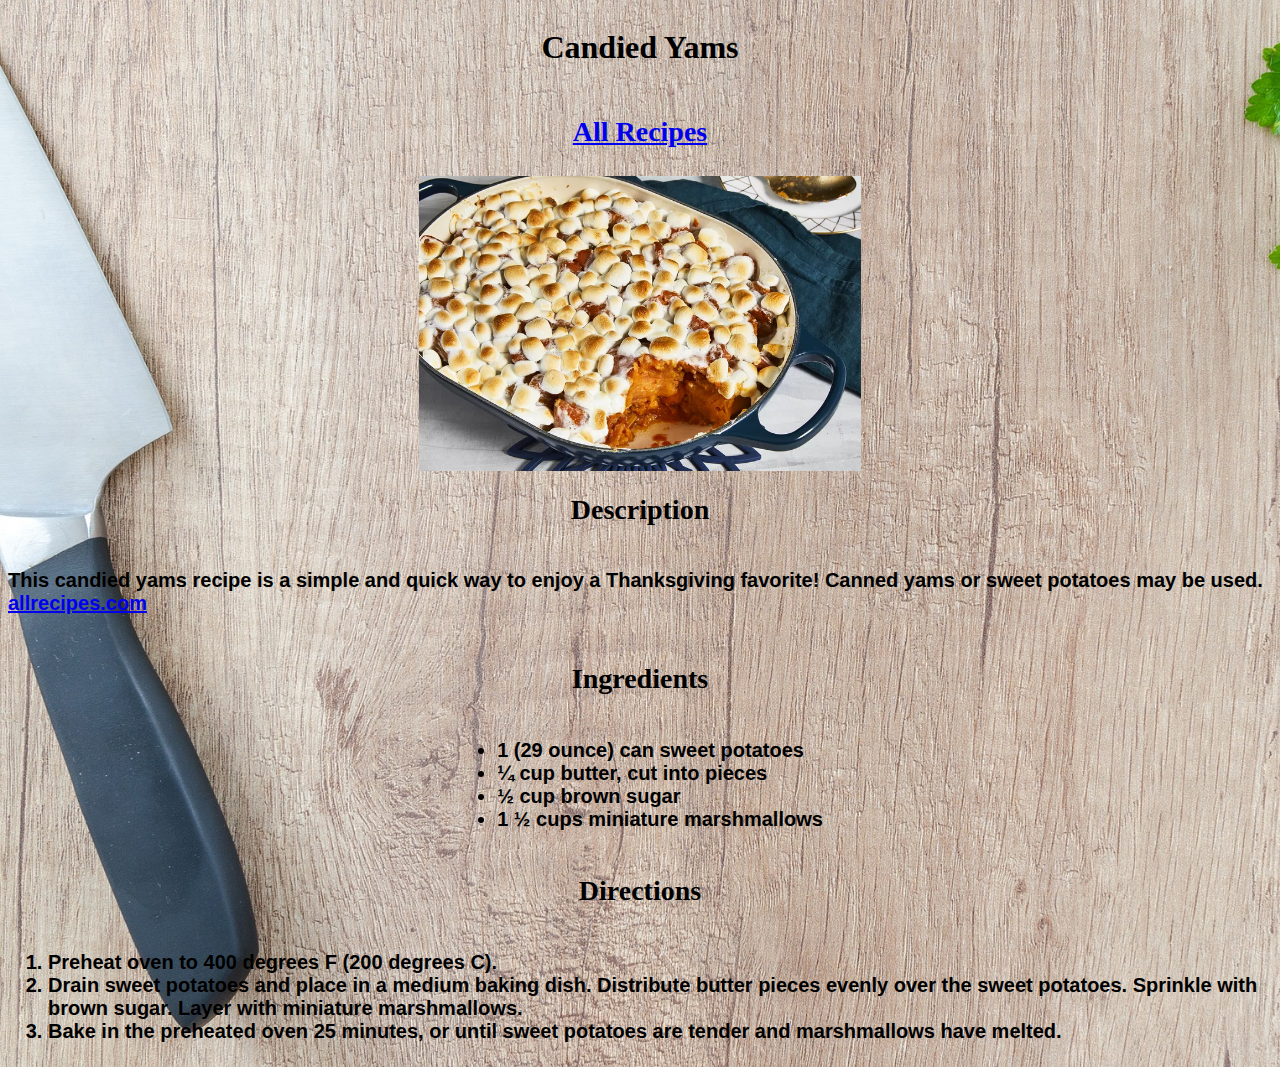
<file: task_list1/Recipes/recipes/Candied_Yams.html>
<!DOCTYPE html>
<html lang="en">

<head>
    <meta charset="UTF-8">
    <meta http-equiv="X-UA-Compatible" content="IE=edge">
    <meta name="viewport" content="width=device-width, initial-scale=1.0">
    <title>Candied Yams Recipe</title>
    <style>
        .container {
            display: flex;
            justify-content: center;
            align-items: center;
            flex-direction: column;
        }
        body{
            background-image: url('../images/cover.jpg');
            background-repeat: no-repeat;
            background-size: cover;
        }
        img{
            width: 35%;
            
        }
        .container>h2,h3{
            font-size: 1.75rem;
        }
        .container>p,li{
            font-size: 1.25rem;
            color: black;
            font-weight: bold;
            font-family: Arial, Helvetica, sans-serif;
        }
    </style>
</head>

<body>
    <div class="container">

        <h1>Candied Yams</h1>
        <h3><a href="../index.html">All Recipes</a></h3>
        <img src="../images/candied-yams.jpg" alt="" width="400px">
        <h2>Description</h2>
        <p>This candied yams recipe is a simple and quick way to enjoy a Thanksgiving favorite! Canned yams or sweet
            potatoes may be used. <a href="https://www.allrecipes.com/recipe/26482/candied-yams/">allrecipes.com</a></p>
        <h3>Ingredients</h3>
        <ul>
            <li>1 (29 ounce) can sweet potatoes</li>
            <li>¼ cup butter, cut into pieces</li>
            <li>½ cup brown sugar</li>
            <li>1 ½ cups miniature marshmallows</li>
        </ul>
        <h3>Directions</h3>
        <ol>
            <li>Preheat oven to 400 degrees F (200 degrees C).</li>
            <li>Drain sweet potatoes and place in a medium baking dish. Distribute butter pieces evenly over the sweet
                potatoes. Sprinkle with brown sugar. Layer with miniature marshmallows.</li>
            <li>Bake in the preheated oven 25 minutes, or until sweet potatoes are tender and marshmallows have melted.
            </li>
        </ol>
    </div>
</body>

</html>
</file>
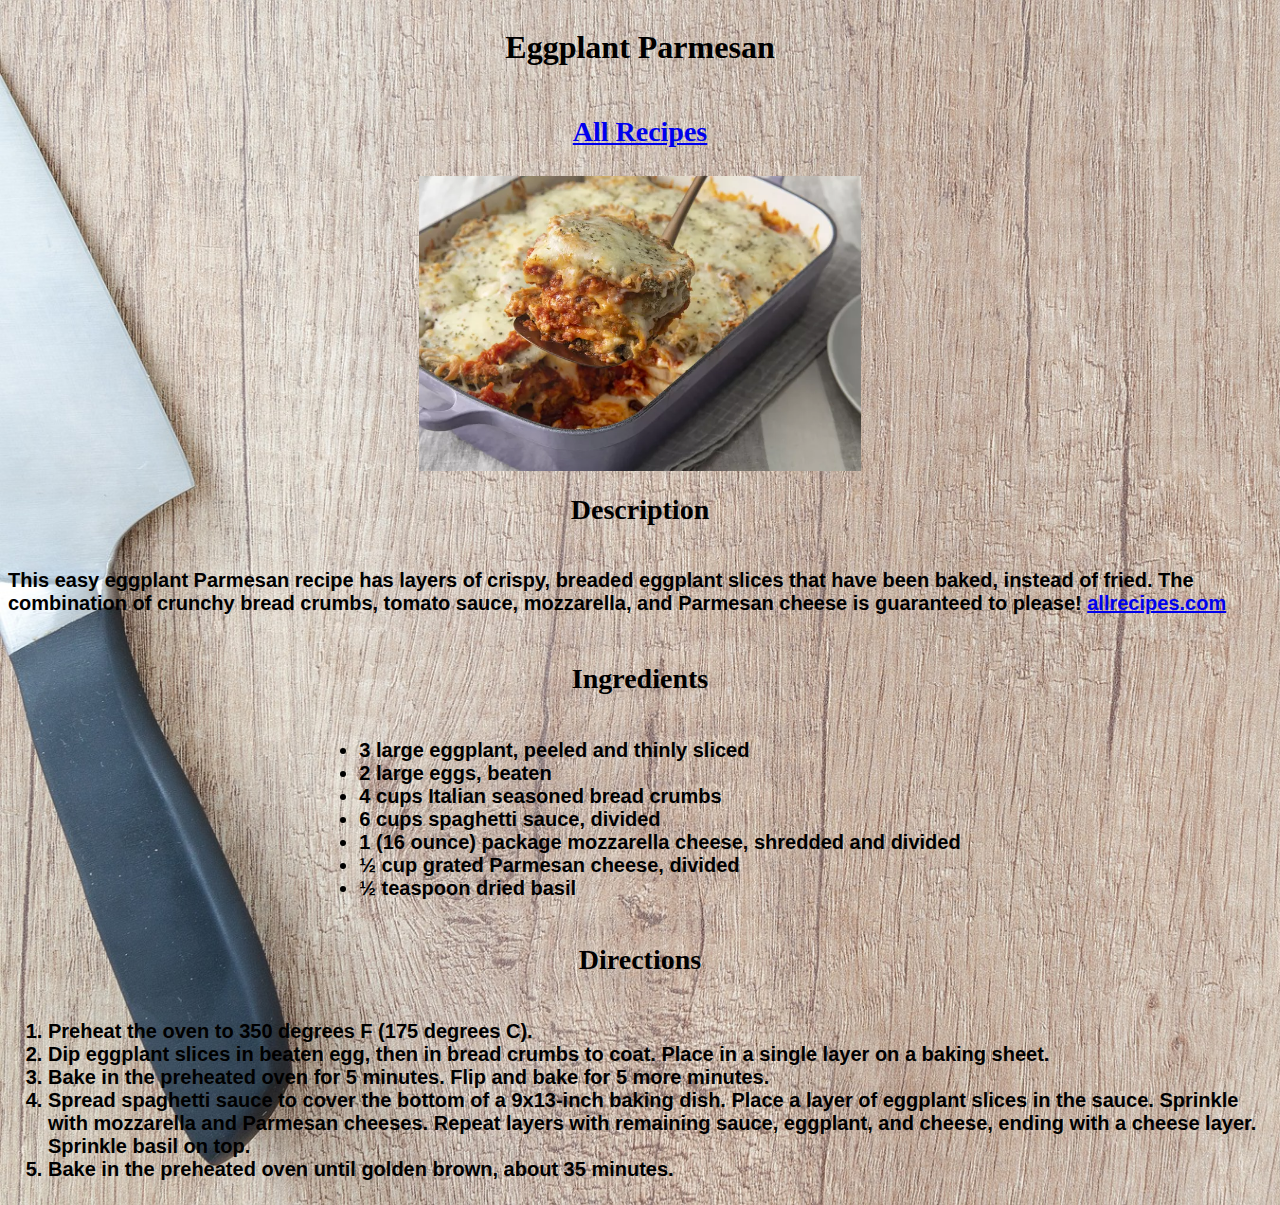
<file: task_list1/Recipes/recipes/Eggplant_Parmesan.html>
<!DOCTYPE html>
<html lang="en">

<head>
    <meta charset="UTF-8">
    <meta http-equiv="X-UA-Compatible" content="IE=edge">
    <meta name="viewport" content="width=device-width, initial-scale=1.0">
    <title>Eggplant Parmesan Recipe</title>
    <style>
        .container {
            display: flex;
            justify-content: center;
            align-items: center;
            flex-direction: column;
        }
        body{
             background-image: url('../images/cover.jpg');
            background-repeat: no-repeat;
            background-size: cover;
        }
        img{
            width: 35%;
            
        }
        .container>h2,h3{
            font-size: 1.75rem;
        }
        .container>p,li{
            font-size: 1.25rem;
            color: black;
            font-weight: bold;
            font-family: Arial, Helvetica, sans-serif;
        }
    </style>
</head>

<body>
    <div class="container">

        <h1>Eggplant Parmesan</h1>
        <h3><a href="../index.html">All Recipes</a></h3>
        <img src="../images/EggplantParmesanII.jpg" alt="" width="400px">
        <h2>Description</h2>
        <p>This easy eggplant Parmesan recipe has layers of crispy, breaded eggplant slices that have been baked,
            instead of
            fried. The combination of crunchy bread crumbs, tomato sauce, mozzarella, and Parmesan cheese is guaranteed
            to
            please! <a href="https://www.allrecipes.com/recipe/25321/eggplant-parmesan-ii/">allrecipes.com</a></p>
        <h3>Ingredients</h3>
        <ul>
            <li>3 large eggplant, peeled and thinly sliced</li>
            <li>2 large eggs, beaten</li>
            <li>4 cups Italian seasoned bread crumbs</li>
            <li>6 cups spaghetti sauce, divided</li>
            <li>1 (16 ounce) package mozzarella cheese, shredded and divided</li>
            <li>½ cup grated Parmesan cheese, divided</li>
            <li>½ teaspoon dried basil</li>
        </ul>
        <h3>Directions</h3>
        <ol>
            <li>Preheat the oven to 350 degrees F (175 degrees C).</li>
            <li>Dip eggplant slices in beaten egg, then in bread crumbs to coat. Place in a single layer on a baking
                sheet.
            </li>
            <li>Bake in the preheated oven for 5 minutes. Flip and bake for 5 more minutes.</li>
            <li>Spread spaghetti sauce to cover the bottom of a 9x13-inch baking dish. Place a layer of eggplant slices
                in
                the sauce. Sprinkle with mozzarella and Parmesan cheeses. Repeat layers with remaining sauce, eggplant,
                and
                cheese, ending with a cheese layer. Sprinkle basil on top.</li>
            <li>Bake in the preheated oven until golden brown, about 35 minutes.</li>
        </ol>
    </div>
</body>

</html>
</file>
<file: task_list1/calculator/style.css>
body{
    display: flex;
    justify-content: center;
    align-items: center;
    flex-direction: column;
    width: 100vw;
    height: 100vh;
}

.btn{
    height: 75px;
    width: 75px;
    margin: 15px;
    font-size: 40px;
}

.number{
    border: 1px solid greenyellow;
    border-radius: 10px;
}

.number:hover{
    background-color: palegreen;
}

.operator{
    border: 1px solid steelblue;
    border-radius: 10px;
}

.operator:hover{
    background-color: paleturquoise;
}

.decimal{
    border: 1px solid gold;
    border-radius: 10px;
}

.decimal:hover{
    background-color: palegoldenrod;
}

.equal{
    border: 1px solid pink;
    border-radius: 10px;
}

.equal:hover{
    background-color: plum;
}

#clear-btn{
    border: 1px solid violet;
    border-radius: 10px;
}

#clear-btn:hover{
    background-color: palevioletred
}

.first-row{
    display: flex;
    justify-content: center;
    align-items: center;
    flex-direction: row;
}

#screen{
    width: 300px;
    border: 1px solid salmon;
    height: 75px;
    margin: 15px;
    display: flex;
    flex-direction: column;
    justify-content: flex-end;
    align-items: flex-end;
}

.previous{
    font-size: 20px;
}

.current{
    font-size: 30px;
}
</file>
<file: task_list1/sketch/style.css>
body{
    display: flex;
    justify-content: center;
    align-items: center;
    flex-direction: column;
}

.header{
    display: flex;
    flex-direction: row;
    align-items: center;
    width: 400px;
    justify-content: space-around;
    margin-bottom: 20px;
}

.footer{
    display: flex;
    flex-direction: row;
    justify-content: space-between;
    width: 500px;
    align-items: center;
    margin-top: 20px;
}

.board{
    width: 500px;
    height: 500px;
    display: grid;
    border: 1px solid black;
}
</file>
<file: task_list2/SignUp-Form/style.css>
@font-face {
    font-family: 'Norse-Bold';
    src: url('./font/Norse-Bold.otf');
}

body{
    margin: 0;
    padding: 0;
    font-family: Arial, Helvetica, sans-serif
}

.main{
    display: flex;
    flex-direction: row;
    width: 100vw;
    height: 100vh;
}

.left{
    background-image: url('./image/pexels-ahmet-polat-4486049.jpg');
    width: 35vw;
    background-repeat: no-repeat;
    background-size: cover;
    color: white;
    display: flex;
    flex-direction: column;
}

.right{
    display: flex;
    flex-direction: column;
    background-color: #fafafa;
    width: 65vw;
}

.first{
    height: 25vh;
    display: flex;
    justify-content: flex-start;
    align-items: flex-end;
    margin-left: 5%;
    margin-bottom: 5%;
}

.second{
    background-color: white;
    height: 33vh;
    align-items: center;
    box-shadow: 2px 5px #E5E7EB;
}

.form-main-div{
    display: flex;
    flex-direction: row;
    margin-left: 50px;
    width: 60%;
    justify-content: space-between;
}


.form-div{
    display: flex;
    flex-direction: column;
    margin-bottom: 10px;
}

input{
    width: 200px;
    border: 1px solid #E5E7EB;
    height: 25px;
    border-radius: 5px;
}

input:focus{
    /* border: 1px solid blue; */
    outline-color: blue;
}

input:invalid{
    /* border: 1px solid red; */
    outline-color: red;
}

label{
    font-size: 10px;
    color: #3b3b3c;
}

#error{
    color: red;
    font-size: 10px;
    margin: 1px;
}

.btn-green{
    background-color: #596D48;
    color: white;
    border: 1px solid #596D48;
    border-radius: 10px;
    height: 40px;
    width: 175px;
    font-weight: bolder;
    font-size:small;
    box-shadow: 2px 5px #E5E7EB;
}

.third{
    margin-left: 50px;
    margin-top: 25px;
}

.hyperlink{
    margin-left: 50px;
    margin-top: 25px;
}

.login{
    color: #596D48;
    text-decoration: none;
    font-weight: bold;
}

.a-footer{
    color: white;
}

.p-footer{
    font-size: 12px;
}

.forImage{
    height: 34vh;
    display: flex;
    align-items: flex-end;
}

.forFooter{
    height: 60vh;
    display: flex;
    align-items: flex-end;
    justify-content: center;
    width: 100%;
}

.semi-transparent{
    display: flex;
    flex-direction: row;
    width: 100%;
    justify-content: center;
    align-items: center;
    background: rgba(0, 0, 0, 0.6);
}

h1{
    font-size: 50px;
    font-family: 'Norse-Bold';
}
</file>
